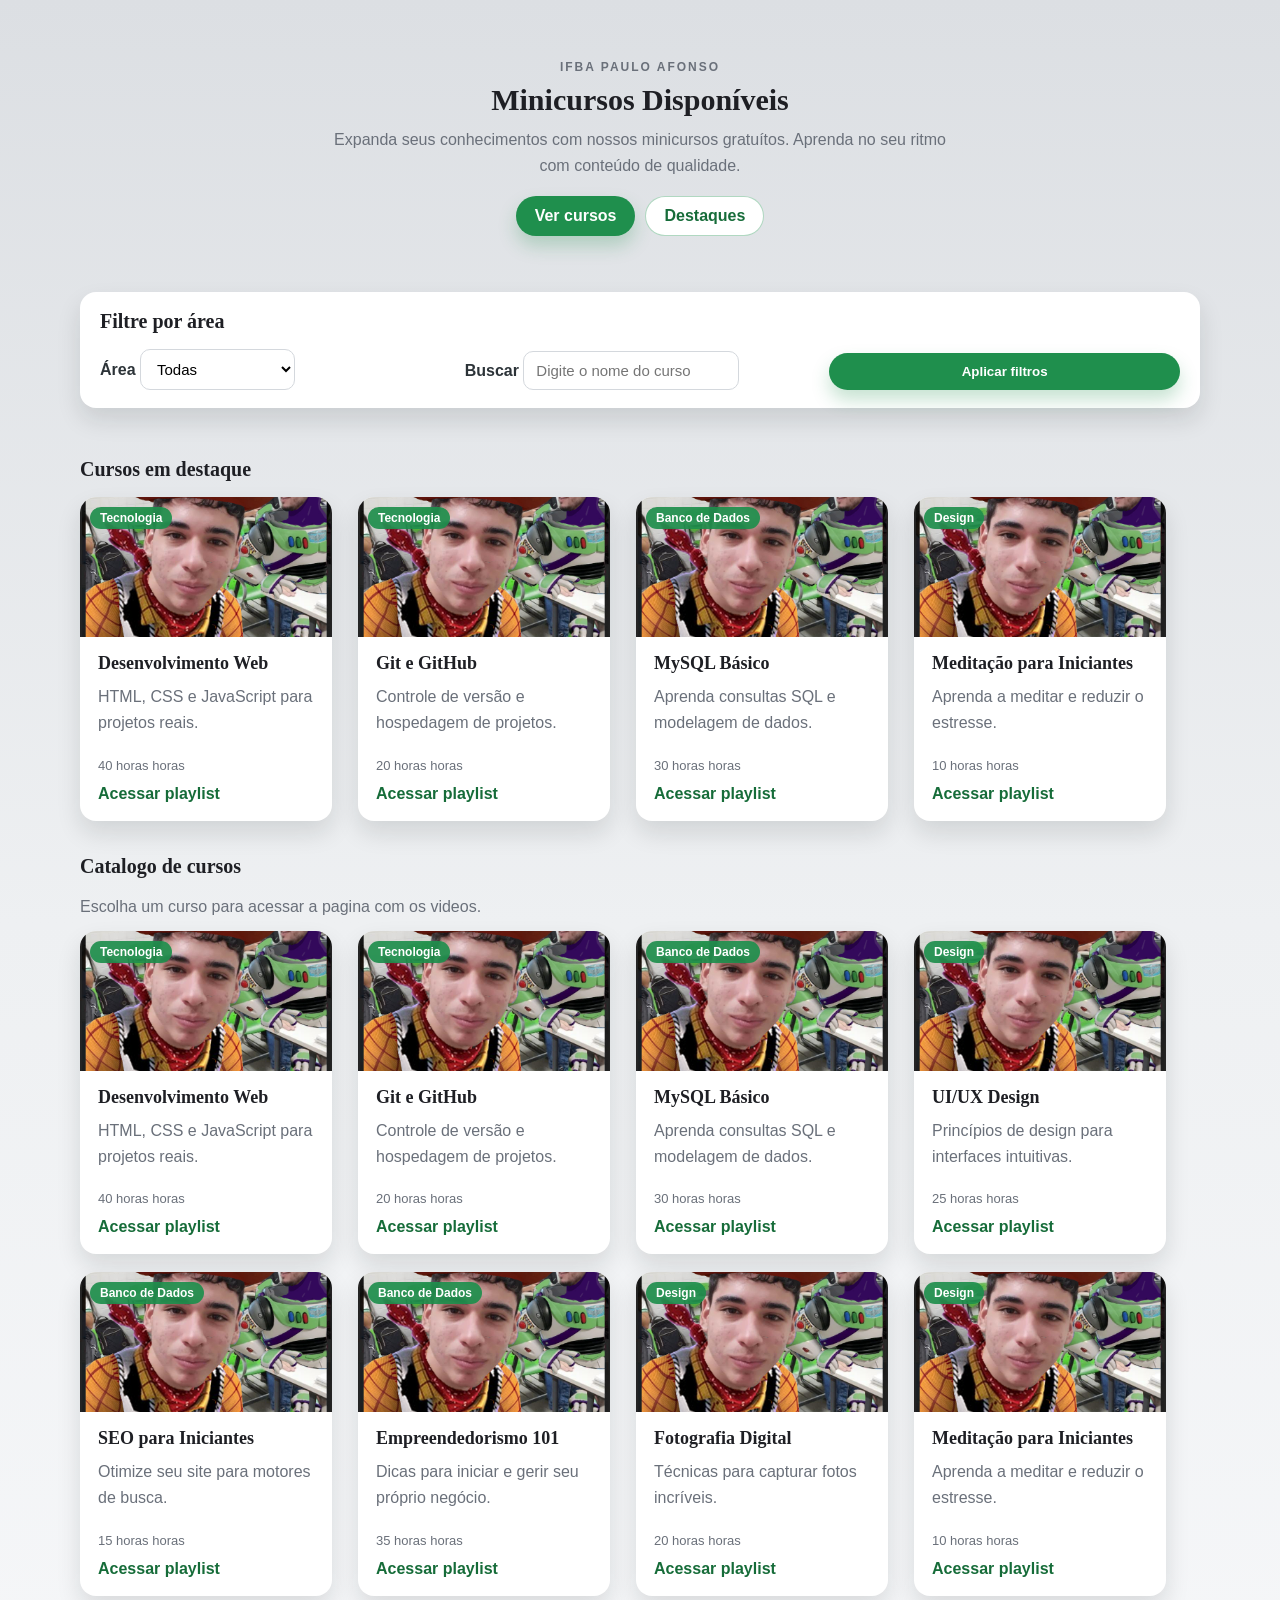
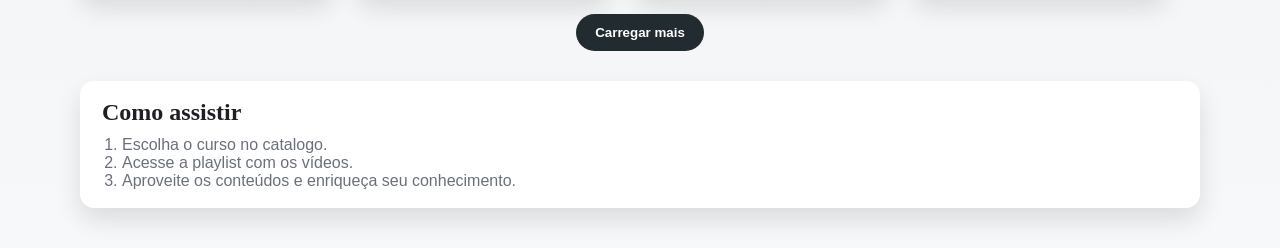
<file: cursos mod. Arthur/index.html>
<!DOCTYPE html>
<html lang="pt-br">
<head>
    <meta charset="UTF-8">
    <meta name="viewport" content="width=device-width, initial-scale=1.0">
    <title>IFBA Paulo Afonso | Minicursos</title>
    <link rel="stylesheet" href="css/style.css">
</head>
<body>
    

    <main id="topo">
        <section class="hero">
            <div class="container_hero">
                <p class="titulohero">IFBA Paulo Afonso</p>
                <h1 id="titulohero2">Minicursos Disponíveis</h1>
                <p class="herosubtitulo">
                    Expanda seus conhecimentos com nossos minicursos gratuítos.
                    Aprenda no seu ritmo com conteúdo de qualidade.
                </p>
                <div class="hero_busca">
                    <a class="btn" href="#cursos">Ver cursos</a>
                    <a class="btn2" href="#destaques">Destaques</a>
                </div>
            </div>
        </section>

<!-- adicao da funcionalidade de filtros para a pagina de cursos jsguys deixei um form ai p facilitar a vida de vcs -->

        <section class="filtros">

            <div class="container">
                
                <h2 class="titulo_secao">Filtre por área</h2>
                <form class="filters__form" action="#" method="get">
                    <div class="field">
                        <label for="area">Área</label>
                        <select id="area" >
                            <option value="">Todas</option>
                            <option value="tecnologia">Tecnologia</option>
                            <option value="Banco de dados">Banco de dados</option>
                            <option value="design">Design</option>
                        </select>
                    </div>

                    <div class="busca">
                        <label for="busca">Buscar</label>
                        <input id="busca" type="text" placeholder="Digite o nome do curso" />
                    </div>
                    <button class="btn" type="submit">Aplicar filtros</button>
                </form>
            </div>
         </section>


        <!-- efeitos visuais -->
        <section id="destaques" class="sec_destaques">

            <div class="container">

                <h2 id="destaque_titulo" class="titulo_dtq">Cursos em destaque</h2>
                
                <!-- Cards dos cursos que tem destaque = true no JSON -->
                <div class="cards_cursos" id="cards_cursos_destaques"></div>
            

            </div>
         </section>

        <section id="cursos" class="catalogo">

            <div class="container">

                <div class="section-header">
                    <h2 id="catalogo_titulo" class="titulo_secao">Catalogo de cursos</h2>
                    <p>Escolha um curso para acessar a pagina com os videos.</p>
                </div>

                <!-- Cards dos cursos geral -->
                <div class="cards_cursos" id="cards_cursos"></div>
                
                
                <div class="carregar_mais">
                    <button id="carregar_mais" class="btn_bt" type="button">Carregar mais</button>
                </div>
            </div>
        </section>  



        <section class="steps">
            <div class="container">
                        <h2 id="titulo_passos" class="secao_titulo">Como assistir</h2>
                <ol class="lista_num">
                    <li>Escolha o curso no catalogo.</li>
                    <li>Acesse a playlist com os vídeos.</li>
                    <li>Aproveite os conteúdos e enriqueça seu conhecimento.</li>
                </ol>
            </div>
        </section>
    </main>
    
   <script src="js/script.js"></script>

    </body>
</html>
</file>
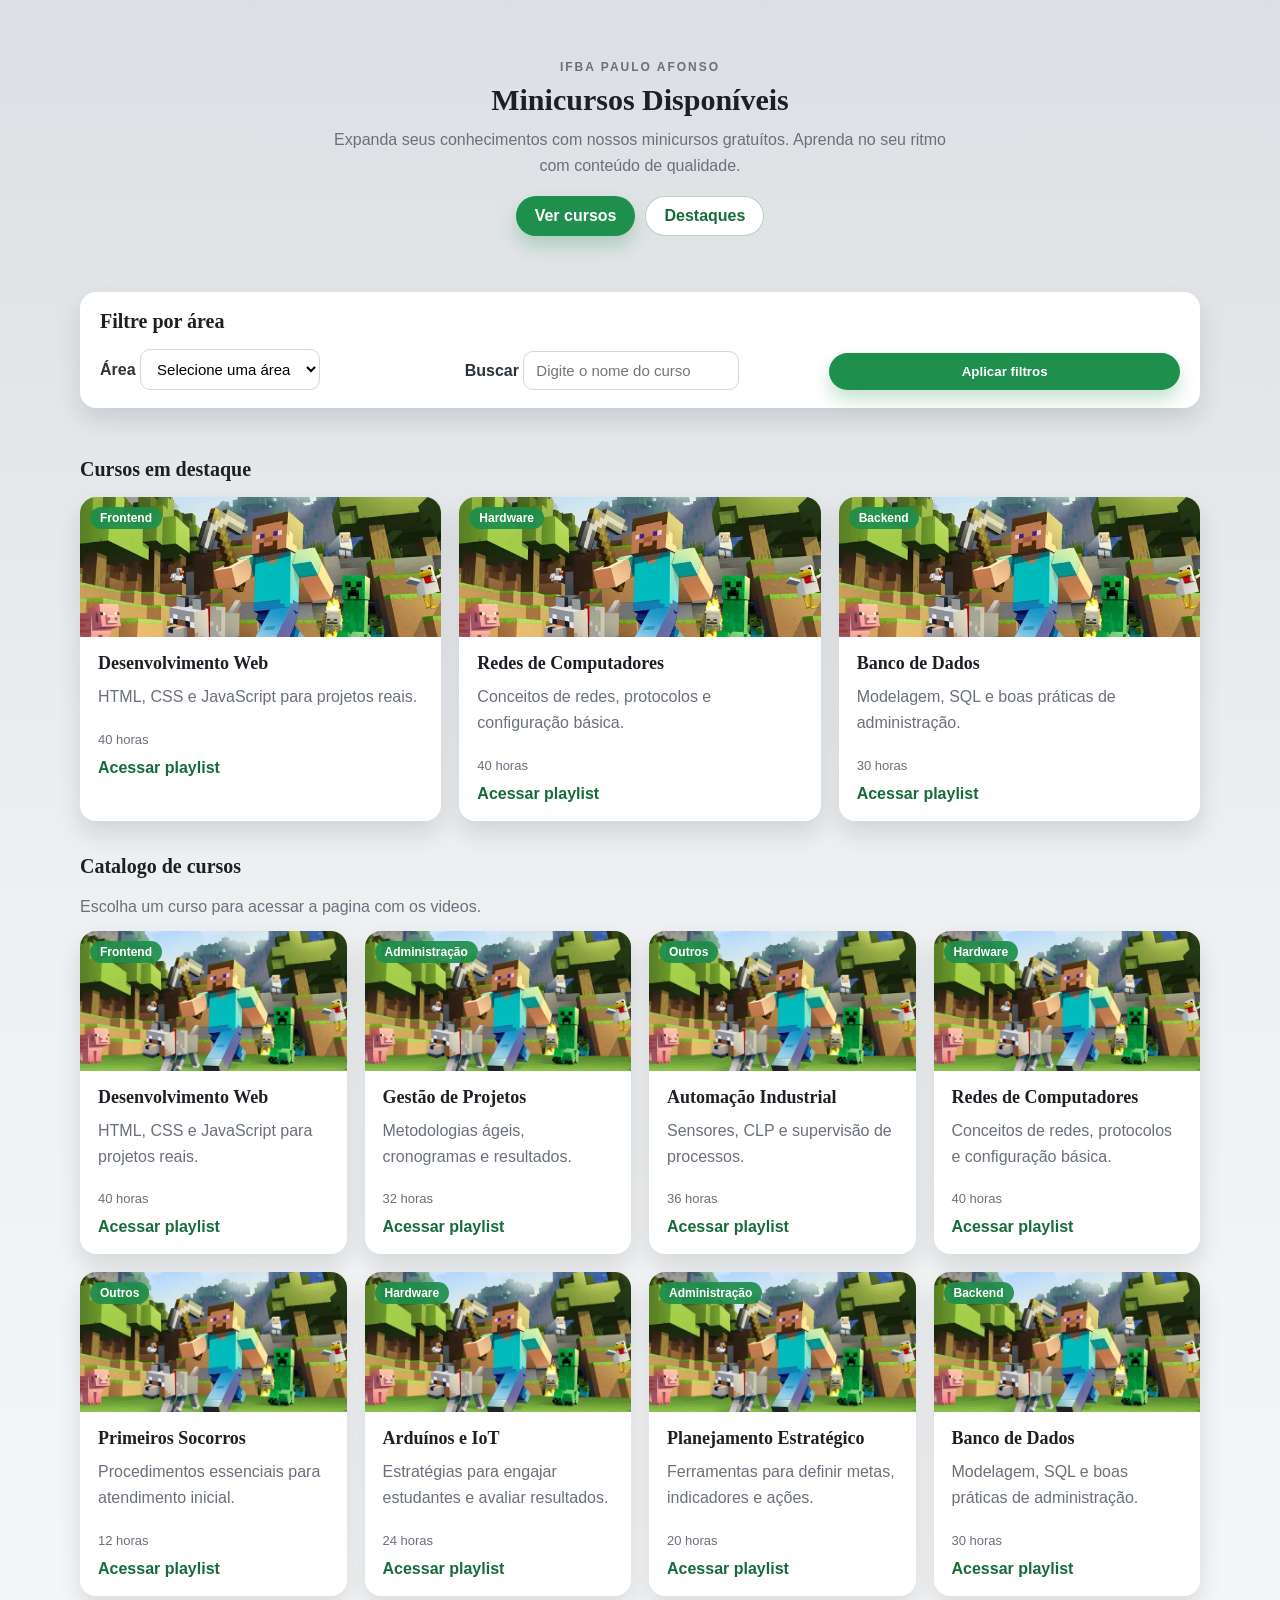
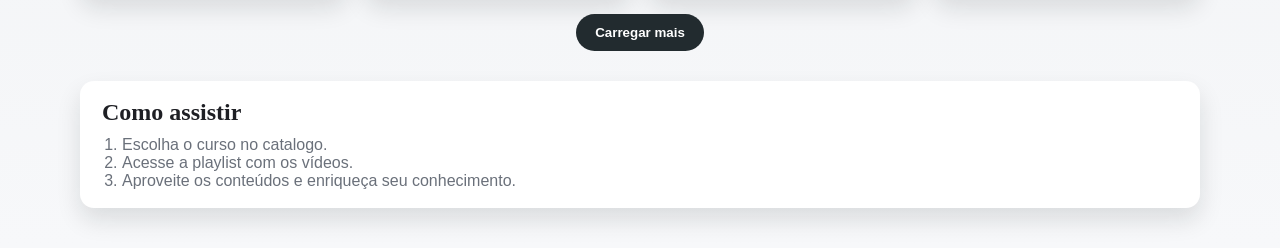
<file: cursos mod. Edu/index.html>
<!DOCTYPE html>
<html lang="pt-br">
<head>
    <meta charset="UTF-8">
    <meta name="viewport" content="width=device-width, initial-scale=1.0">
    <title>IFBA Paulo Afonso | Minicursos</title>
    <link rel="stylesheet" href="style.css">
    <script src="js/script.js" defer></script>
</head>
<body>
    

    <main id="topo">
        <section class="hero">
            <div class="container_hero">
                <p class="titulohero">IFBA Paulo Afonso</p>
                <h1 id="titulohero2">Minicursos Disponíveis</h1>
                <p class="herosubtitulo">
                    Expanda seus conhecimentos com nossos minicursos gratuítos.
                    Aprenda no seu ritmo com conteúdo de qualidade.
                </p>
                <div class="hero_busca">
                    <a class="btn" href="#cursos">Ver cursos</a>
                    <a class="btn2" href="#destaques">Destaques</a>
                </div>
            </div>
        </section>

<!-- adicao da funcionalidade de filtros para a pagina de cursos jsguys deixei um form ai p facilitar a vida de vcs -->

        <section class="filtros">

            <div class="container">
                
                <h2 class="titulo_secao">Filtre por área</h2>
                <form class="filters__form" action="#" method="get">
                    <div class="field">
                        <label for="area">Área</label>
                        <select id="area" >
                            <option value="">Selecione uma área</option>
                            <option value="tecnologia">Frontend</option>
                            <option value="backend">Backend</option>
                            <option value="administração">Administração</option>
                            <option value="hardware">Hardware</option>
                            <option value="outros">Outros</option>
                        </select>
                    </div>

                    <div class="busca">
                        <label for="busca">Buscar</label>
                        <input id="busca" type="text" placeholder="Digite o nome do curso" />
                    </div>
                    <button class="btn" type="submit">Aplicar filtros</button>
                </form>
            </div>
         </section>


        <!-- efeitos visuais -->
        <section id="destaques" class="sec_destaques">

            <div class="container">

                <h2 id="destaque_titulo" class="titulo_dtq">Cursos em destaque</h2>

                <div class="cards"></div>

            </div>
         </section>

        <section id="cursos" class="catalogo">

            <div class="container">

                <div class="section-header">
                    <h2 id="catalogo_titulo" class="titulo_secao">Catalogo de cursos</h2>
                    <p>Escolha um curso para acessar a pagina com os videos.</p>
                </div>

                <div class="cards"></div>
                
                <div class="carregar_mais">
                    <button class="btn_bt" type="button">Carregar mais</button>
                </div>
            </div>
        </section>  



        <section class="steps">
            <div class="container">
                        <h2 id="titulo_passos" class="secao_titulo">Como assistir</h2>
                <ol class="lista_num">
                    <li>Escolha o curso no catalogo.</li>
                    <li>Acesse a playlist com os vídeos.</li>
                    <li>Aproveite os conteúdos e enriqueça seu conhecimento.</li>
                </ol>
            </div>
        </section>
    </main>

   

    </body>
</html>
</file>
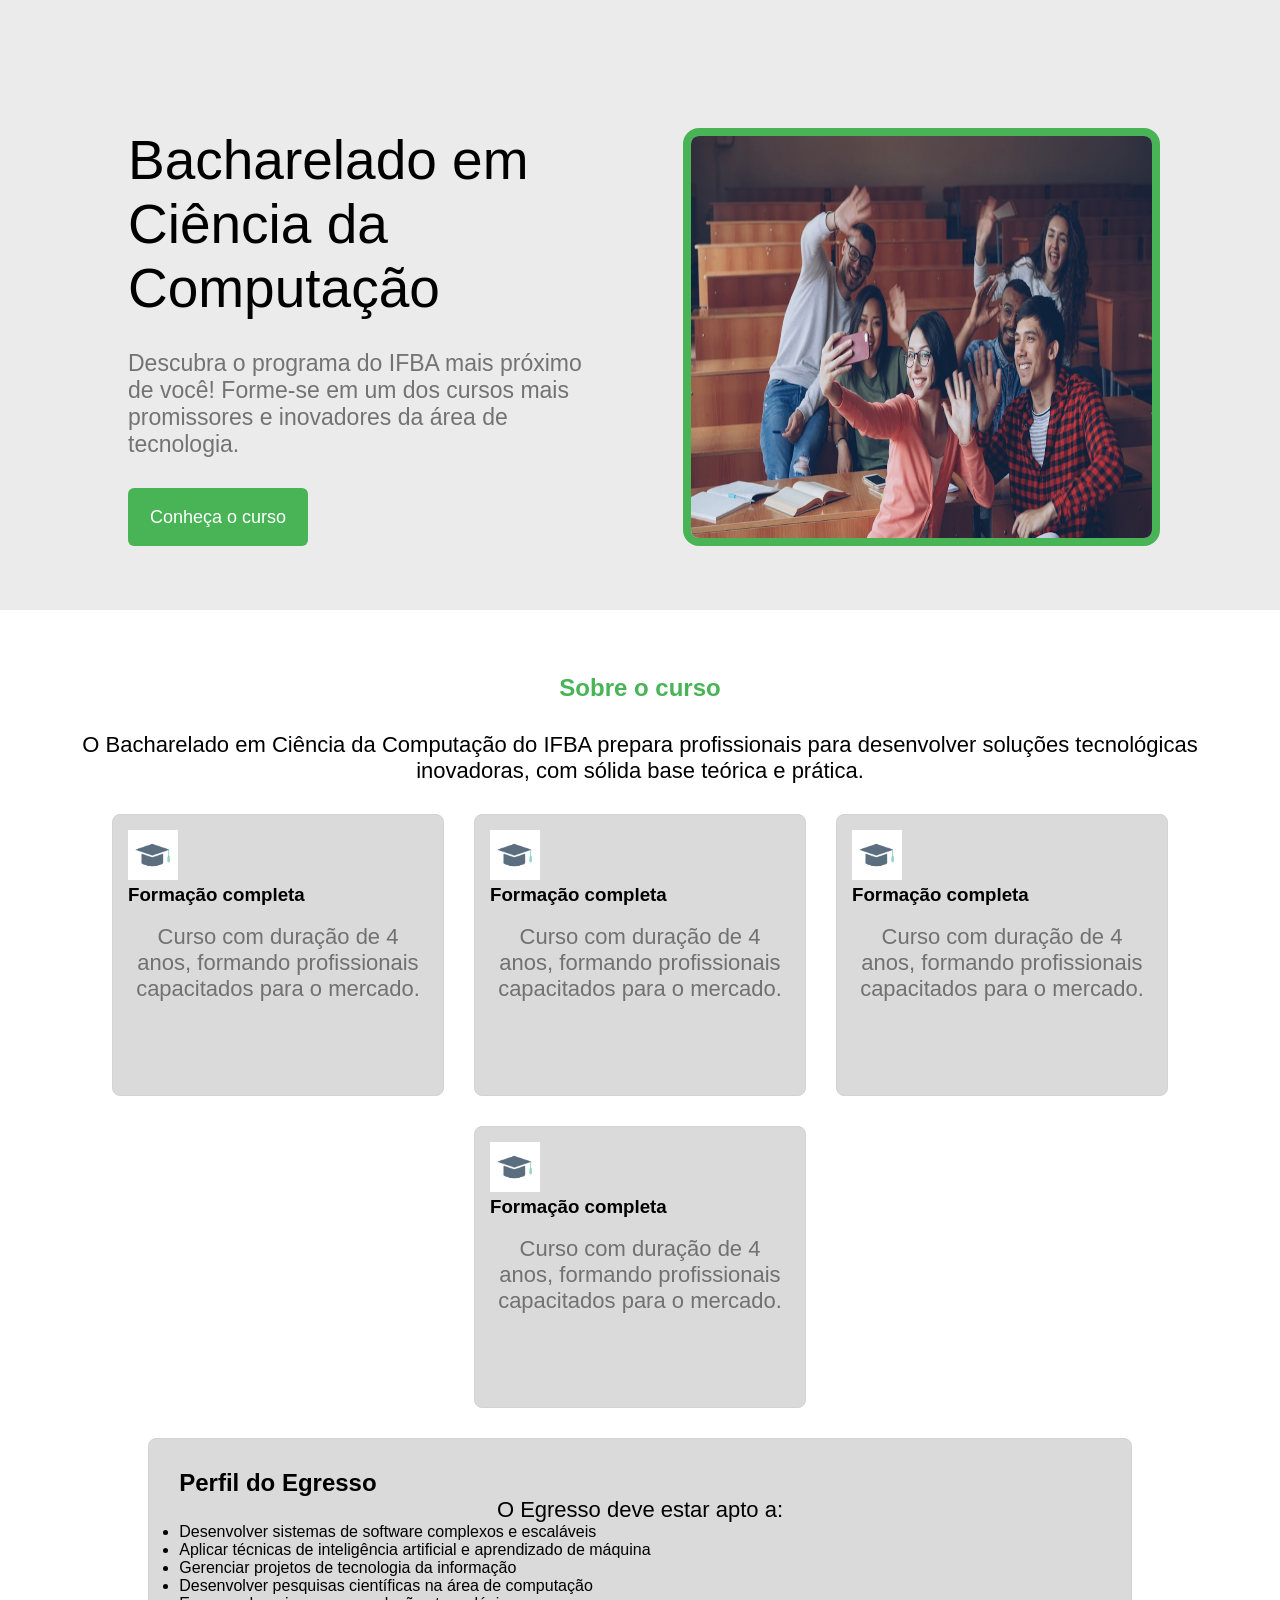
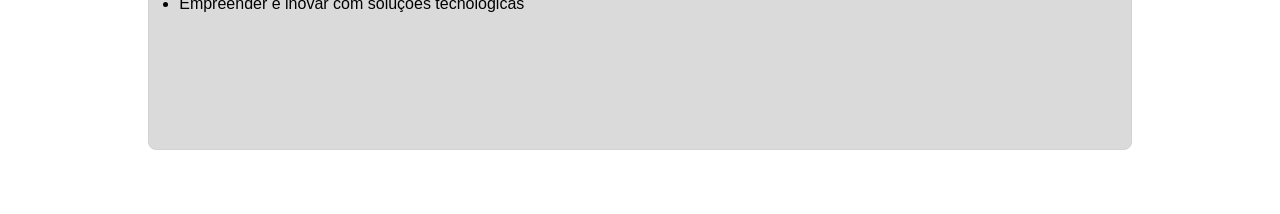
<file: pagina_inicial/index.html>
<!DOCTYPE html>
<html lang="pt-BR">
<head>
    <meta charset="UTF-8">
    <meta name="viewport" content="width=device-width, initial-scale=1.0">
    <title>Mandacaru Tech - Extensão</title>
    <link rel="stylesheet" href="style.css">
</head>
<body>
    <main>
        <section class="inicial">
            <div class="inicio">
                <h1>Bacharelado em Ciência da Computação</h1>
                <p>Descubra o programa do IFBA mais próximo de você! Forme-se em um dos cursos mais promissores e inovadores da área de tecnologia.</p>
                <button class="btn-inicio"><a href="#2">Conheça o curso</a></button>
            </div>
            <div class="card">
                <img class="alunos" src="img/placeholder.jpeg" alt="Estudantes do IFBA">
            </div>
        </section>
        <section class="sobre-curso" id="2">
            <h1>Sobre o curso</h1>
            <p>O Bacharelado em Ciência da Computação do IFBA prepara profissionais para desenvolver soluções 
            tecnológicas inovadoras, com sólida base teórica e prática.</p>
            <div class="container">
                <div class="info">
                    <img class="img-info" src="img/5920.jpg" alt="">
                    <h3>Formação completa</h3>
                    <br>
                    <p>Curso com duração de 4 anos, formando profissionais capacitados para o mercado.</p>
                </div>
                <div class="info">
                    <img class="img-info" src="img/5920.jpg" alt="">
                    <h3>Formação completa</h3>
                    <br>
                    <p>Curso com duração de 4 anos, formando profissionais capacitados para o mercado.</p>
                </div>
                <div class="info">
                    <img class="img-info" src="img/5920.jpg" alt="">
                    <h3>Formação completa</h3>
                    <br>
                    <p>Curso com duração de 4 anos, formando profissionais capacitados para o mercado.</p>
                </div>
                <div class="info">
                    <img class="img-info" src="img/5920.jpg" alt="">
                    <h3>Formação completa</h3>
                    <br>
                    <p>Curso com duração de 4 anos, formando profissionais capacitados para o mercado.</p>
                </div>
            </div>
            <div class="egresso">
                <h2>Perfil do Egresso</h2>
                <p>O Egresso deve estar apto a:</p>
                <ul>
                    <li>Desenvolver sistemas de software complexos e escaláveis</li>
                    <li>Aplicar técnicas de inteligência artificial e aprendizado de máquina</li>
                    <li>Gerenciar projetos de tecnologia da informação</li>
                    <li>Desenvolver pesquisas científicas na área de computação</li>
                    <li>Empreender e inovar com soluções tecnológicas</li>
                </ul>
            </div>
        </section>
    </main>
</body>
</html>
</file>
<file: cursos mod. Arthur/css/style.css>
/* podem mudar a palheta aqui na root que ja vai em tudo */
:root {
    --bg: #eef0f2;
    --bg-dark: #dcdfe3;
    --text: #1e1f24;
    --muted: #6a707a;
    --accent: #1f8f4d;
    --accent-dark: #166c39;
    --card: #ffffff;
    --shadow: 0 12px 25px rgba(19, 26, 28, 0.12);
}

* {
    box-sizing: border-box;
}

body {
    margin: 0;
    font-family: "Manrope", "Segoe UI", sans-serif;
    color: var(--text);
    background: linear-gradient(180deg, #dcdfe3 0%, var(--bg) 50%, #f7f8fa 100%);
    min-height: 100vh;
}

h1, h2, h3 {
    font-family: "Playfair Display", "Georgia", serif;
    margin: 0 0 10px;
}

p {
    margin: 0 0 12px;
    color: var(--muted);
    line-height: 1.6;
}

.hide{
    display: none;
}

.container,
.container_hero {
    width: min(1120px, 92%);
    margin: 0 auto;
}

.hero {
    padding: 40px 0 20px;
    text-align: center;
}

.container_hero {
    padding: 18px 10px 26px;
}

.titulohero {
    text-transform: uppercase;
    letter-spacing: 2px;
    font-size: 12px;
    font-weight: 600;
    color: var(--muted);
    margin-bottom: 6px;
}

.hero h1 {
    font-size: clamp(30px, 3%, 44px);
}

.herosubtitulo {
    max-width: 620px;
    margin: 0 auto 18px;
}

.hero_busca {
    display: flex;
    gap: 10px;
    justify-content: center;
    flex-wrap: wrap;
}

.btn,
.btn2,
.btn_bt {
    display: inline-flex;
    align-items: center;
    justify-content: center;
    padding: 10px 18px;
    border-radius: 999px;
    border: 1px solid transparent;
    text-decoration: none;
    font-weight: 600;
    transition: transform 0.2s ease, box-shadow 0.2s ease;
}

.btn {
    background: var(--accent);
    color: #fff;
    box-shadow: 0 10px 18px rgba(31, 143, 77, 0.25);
}

.btn2 {
    background: #fff;
    color: var(--accent-dark);
    border-color: rgba(31, 143, 77, 0.35);
}

.btn_bt {
    background: #222b2f;
    color: #fff;
}

.btn:hover,
.btn2:hover,
.btn_bt:hover {
    cursor: pointer;
    transform: translateY(-2px);
}

.filtros {
    padding: 10px 0 26px;
}

.filtros .container {
    background: #fff;
    border-radius: 16px;
    padding: 18px 20px;
    box-shadow: var(--shadow);
}

.filters__form {
    display: grid;
    grid-template-columns: repeat(auto-fit, minmax(200px, 1fr));
    gap: 14px;
    align-items: end;
}

label {
    font-weight: 600;
    color: #2c3338;
}

select,
input {
    padding: 10px 12px;
    border-radius: 10px;
    border: 1px solid #d4d8dd;
    background: #fff;
    font-size: 15px;
}

.sec_destaques,
.catalogo {
    padding: 24px 0 10px;
}

.titulo_dtq,
.titulo_secao {
    font-size: clamp(20px, 2.6%, 28px);
    margin-bottom: 16px;
}

.cards_cursos {
    display: grid;
    grid-template-columns: repeat(auto-fit, minmax(260px, 260px));
    gap: 18px;
}

.card_curso {
    max-width: 28vh;
    background: var(--card);
    border-radius: 16px;
    box-shadow: var(--shadow);
    overflow: hidden;
    display: flex;
    flex-direction: column;

    transition:
        transform 0.35s ease,
        box-shadow 0.35s ease;
    cursor: pointer;
}

.dados {
    height: 140px;
    position: relative;
    background-size: cover;
    background-position: center;
    overflow: hidden;
}


.img_card {
    width: 100%;
    height: 100%;
    object-fit: cover;
    display: block;
}

.dados {
    background: #ffffff;
}

.dados {
    background: #ffffff;
}

.card__tag {
    position: absolute;
    top: 10px;
    left: 10px;
    background: rgba(31, 143, 77, 0.92);
    color: #fff;
    font-size: 12px;
    padding: 4px 10px;
    border-radius: 999px;
    font-weight: 600;
}

.card__body {
    padding: 16px 18px 18px;
    display: flex;
    flex-direction: column;
    gap: 6px;
}

.card__body h3 {
    margin-bottom: 4px;
    font-size: 18px;
}

.horas {
    display: flex;
    gap: 16px;
    font-size: 13px;
    color: var(--muted);
    margin-top: 4px;
}

.card__link,
.bt_link {
    text-decoration: none;
    color: var(--accent-dark);
    font-weight: 600;
    margin-top: 6px;
}

.carregar_mais {
    margin-top: 18px;
    text-align: center;
}

.steps {
    padding: 20px 0 40px;
}

.steps .container {
    background: #fff;
    border-radius: 14px;
    padding: 18px 22px;
    box-shadow: var(--shadow);
}

.lista_num {
    padding-left: 20px;
    margin: 0;
    color: var(--muted);
}

.card_curso:hover{

    transform:
        translateY(-10px)
        scale(1.02);

    box-shadow:
        0 15px 30px rgba(0,0,0,0.18);
}

@media (max-width: 720px) {
    .dados
     {
        height: 120px;
    }

    .hero_busca {
        flex-direction: column;
    }
}
</file>
<file: cursos mod. Edu/style.css>
/* podem mudar a palheta aqui na root que ja vai em tudo */
:root {
    --bg: #eef0f2;
    --bg-dark: #dcdfe3;
    --text: #1e1f24;
    --muted: #6a707a;
    --accent: #1f8f4d;
    --accent-dark: #166c39;
    --card: #ffffff;
    --shadow: 0 12px 25px rgba(19, 26, 28, 0.12);
}

* {
    box-sizing: border-box;
}

body {
    margin: 0;
    font-family: "Manrope", "Segoe UI", sans-serif;
    color: var(--text);
    background: linear-gradient(180deg, #dcdfe3 0%, var(--bg) 50%, #f7f8fa 100%);
    min-height: 100vh;
}

h1, h2, h3 {
    font-family: "Playfair Display", "Georgia", serif;
    margin: 0 0 10px;
}

p {
    margin: 0 0 12px;
    color: var(--muted);
    line-height: 1.6;
}

.container,
.container_hero {
    width: min(1120px, 92%);
    margin: 0 auto;
}

.hero {
    padding: 40px 0 20px;
    text-align: center;
}

.container_hero {
    padding: 18px 10px 26px;
}

.titulohero {
    text-transform: uppercase;
    letter-spacing: 2px;
    font-size: 12px;
    font-weight: 600;
    color: var(--muted);
    margin-bottom: 6px;
}

.hero h1 {
    font-size: clamp(30px, 3%, 44px);
}

.herosubtitulo {
    max-width: 620px;
    margin: 0 auto 18px;
}

.hero_busca {
    display: flex;
    gap: 10px;
    justify-content: center;
    flex-wrap: wrap;
}

.btn,
.btn2,
.btn_bt {
    display: inline-flex;
    align-items: center;
    justify-content: center;
    padding: 10px 18px;
    border-radius: 999px;
    border: 1px solid transparent;
    text-decoration: none;
    font-weight: 600;
    transition: transform 0.2s ease, box-shadow 0.2s ease;
}

.btn {
    background: var(--accent);
    color: #fff;
    box-shadow: 0 10px 18px rgba(31, 143, 77, 0.25);
}

.btn2 {
    background: #fff;
    color: var(--accent-dark);
    border-color: rgba(31, 143, 77, 0.35);
}

.btn_bt {
    background: #222b2f;
    color: #fff;
}

.btn:hover,
.btn2:hover,
.btn_bt:hover {
    transform: translateY(-2px);
}

.filtros {
    padding: 10px 0 26px;
}

.filtros .container {
    background: #fff;
    border-radius: 16px;
    padding: 18px 20px;
    box-shadow: var(--shadow);
}

.filters__form {
    display: grid;
    grid-template-columns: repeat(auto-fit, minmax(200px, 1fr));
    gap: 14px;
    align-items: end;
}

label {
    font-weight: 600;
    color: #2c3338;
}

select,
input {
    padding: 10px 12px;
    border-radius: 10px;
    border: 1px solid #d4d8dd;
    background: #fff;
    font-size: 15px;
}

.sec_destaques,
.catalogo {
    padding: 24px 0 10px;
}

.titulo_dtq,
.titulo_secao {
    font-size: clamp(20px, 2.6%, 28px);
    margin-bottom: 16px;
}

.cards {
    display: grid;
    grid-template-columns: repeat(auto-fit, minmax(260px, 1fr));
    gap: 18px;
}

.card {
    background: var(--card);
    border-radius: 16px;
    box-shadow: var(--shadow);
    overflow: hidden;
    display: flex;
    flex-direction: column;
}


.dados {
    height: 140px;
    position: relative;
    background-size: cover;
    background-position: center;
    overflow: hidden;
}


.img_card {
    width: 100%;
    height: 100%;
    object-fit: cover;
    display: block;
}

.dados {
    background: #ffffff;
}

.dados {
    background: #ffffff;
}

.card__tag {
    position: absolute;
    top: 10px;
    left: 10px;
    background: rgba(31, 143, 77, 0.92);
    color: #fff;
    font-size: 12px;
    padding: 4px 10px;
    border-radius: 999px;
    font-weight: 600;
}

.card__body {
    padding: 16px 18px 18px;
    display: flex;
    flex-direction: column;
    gap: 6px;
}

.card__body h3 {
    margin-bottom: 4px;
    font-size: 18px;
}

.horas {
    display: flex;
    gap: 16px;
    font-size: 13px;
    color: var(--muted);
    margin-top: 4px;
}

.card__link,
.bt_link {
    text-decoration: none;
    color: var(--accent-dark);
    font-weight: 600;
    margin-top: 6px;
}

.carregar_mais {
    margin-top: 18px;
    text-align: center;
}

.steps {
    padding: 20px 0 40px;
}

.steps .container {
    background: #fff;
    border-radius: 14px;
    padding: 18px 22px;
    box-shadow: var(--shadow);
}

.lista_num {
    padding-left: 20px;
    margin: 0;
    color: var(--muted);
}


@media (max-width: 720px) {
    .dados
     {
        height: 120px;
    }

    .hero_busca {
        flex-direction: column;
    }
}
</file>
<file: pagina_inicial/style.css>
* {
    margin: 0;
    padding: 0;
}

body {
    font-family: Arial, Helvetica, sans-serif;
}
/* Preciso fazer um root com as cores principais */
:root {
    --cor-principal: #48b456;
}

.inicio h1 {
    font-size: 55px;
    font-weight: 300;
    margin: 0;
}

.inicio p {
    font-size: 23px;
    margin: 0;
    color: rgb(115, 115, 115);
}

.inicio {
    display: flex;
    flex-direction: column;
    width: 45%;
    gap: 30px;
}

/* Essa é a section inicial */
.inicial {
    display: flex;
    justify-content: space-between;
    flex-wrap: wrap;
    padding: 10% 10% 5% 10%;
    background-color: rgb(235, 235, 235);
}


.btn-inicio a {
    text-decoration: none;
    color: white;
}

.btn-inicio {
    background-color: #48b456;
    color: white;
    width: 180px;
    height: 58px;
    font-size: 18px;
    border-radius: 6px;
    border: none;
    cursor: pointer;
    transition: 1s;
}

.btn-inicio:hover{
    background-color: #48b456;
    transition: 1s;
}


.alunos {
    border: 8px #48b456 solid;
    border-radius: 16px;
    width: 100%;
    max-width: 688px;
    height: auto;
}

@media (max-width: 500px){
    .alunos {
        border-width: 3px;
    }
    
    .inicio {
        width: auto;
        margin-bottom: 30px;
        align-items: center;
        text-align: center;
    }

    .inicial {
        justify-content: center;
    }

}

.card {
    display: flex;
    justify-content: center;
    width: 45%;
    min-width: 300px;
}

/* Segunda section */

.sobre-curso {
    display: flex;
    align-items: center;
    flex-direction: column;
    padding: 5%;
    gap: 30px;
}

.sobre-curso h1 {
    color: #48b456;
}

.sobre-curso p {
    font-size: 22px;
    text-align: center;
}

.info {
    background-color: #dadada;
    border: 1px rgb(211, 211, 211) solid;
    border-radius: 8px;
    padding: 15px;
    width: 300px;
    height: 250px;
    transition: 0.2s;
}

.info:hover {
    border-color: #48b456;
    transition: 0.2s;
}

.info p:last-child{
    color: rgb(113, 113, 113);
}

.img-info {
    width: 50px;
    height: 50px;
}

.container {
    display: flex;
    justify-content: center;
    gap: 30px;
    flex-wrap: wrap;
}

.egresso {
    background-color: #dadada;
    border: 1px rgb(211, 211, 211) solid;
    border-radius: 8px;
    padding: 30px;
    width: 80%;
    height: 250px;
}
</file>
